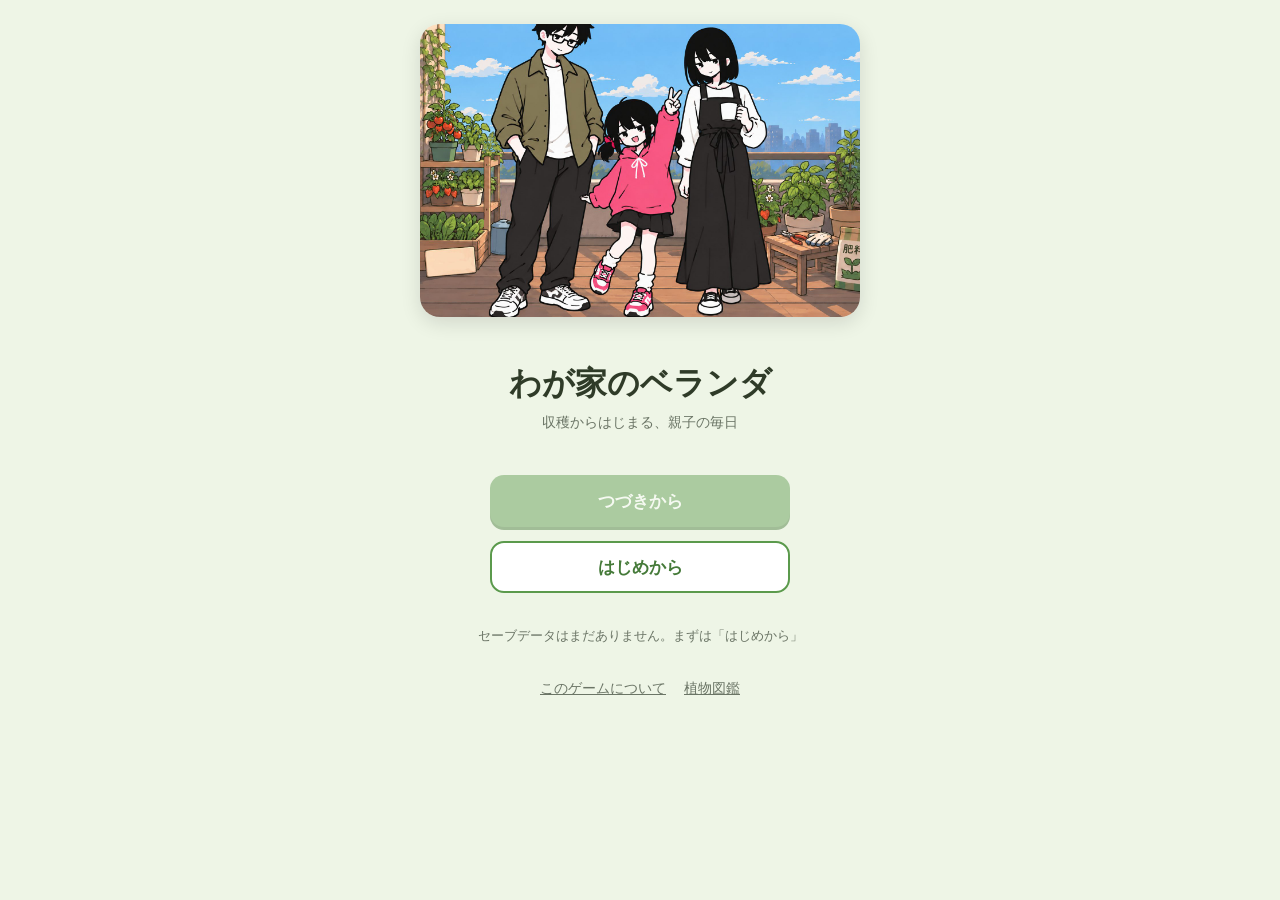
<file: index.html>
<!DOCTYPE html>
<html lang="ja">
<head>
<meta charset="UTF-8">
<meta name="viewport" content="width=device-width, initial-scale=1, maximum-scale=1, viewport-fit=cover">
<title>わが家のベランダ</title>
<link rel="stylesheet" href="css/common.css?v=2">
<style>
  .title-screen {
    display: flex;
    flex-direction: column;
    align-items: center;
    justify-content: flex-start;
    min-height: 100dvh;
    padding: 24px 20px 32px;
    text-align: center;
    gap: 22px;
  }
  .hero-wrap {
    width: 100%;
    aspect-ratio: 3 / 2;
    border-radius: 20px;
    overflow: hidden;
    box-shadow: 0 6px 20px rgba(0, 0, 0, 0.12);
    background: var(--color-bg);
  }
  .hero-image {
    width: 100%;
    height: 100%;
    object-fit: cover;
    display: block;
  }
  .hero-fallback {
    width: 100%;
    height: 100%;
    display: none;
    background: linear-gradient(135deg, var(--color-border), var(--color-bg));
  }
  .title-logo {
    font-size: 2rem;
    font-weight: 700;
    line-height: 1.4;
    color: var(--color-text-strong);
  }
  .title-logo small {
    display: block;
    font-size: 0.9rem;
    font-weight: 400;
    color: var(--color-text-sub);
    margin-top: 6px;
  }
  .title-buttons {
    display: flex;
    flex-direction: column;
    gap: 14px;
    width: 100%;
    max-width: 300px;
  }
  .save-hint {
    font-size: 0.8rem;
    color: var(--color-text-sub);
    min-height: 1.2em;
  }
  .title-links {
    display: flex;
    gap: 18px;
    font-size: 0.85rem;
  }
  .title-links a {
    color: var(--color-text-sub);
    text-decoration: underline;
  }
</style>
</head>
<body>
  <div class="app-frame">
    <div class="title-screen">
      <div class="hero-wrap">
        <img
          id="heroImage"
          class="hero-image"
          alt="ベランダで並ぶ父・母・娘と鉢植えの野菜たち"
          onerror="this.style.display='none'; document.getElementById('heroFallback').style.display='flex';"
        >
        <div class="hero-fallback" id="heroFallback" aria-hidden="true"></div>
      </div>
      <h1 class="title-logo">わが家のベランダ
        <small>収穫からはじまる、親子の毎日</small>
      </h1>

      <div class="title-buttons">
        <button id="continueBtn" class="btn btn-primary btn-large">つづきから</button>
        <button id="newBtn" class="btn btn-secondary btn-large">はじめから</button>
      </div>
      <p class="save-hint" id="saveHint"></p>

      <nav class="title-links">
        <a href="about.html">このゲームについて</a>
        <a href="plants.html">植物図鑑</a>
      </nav>
    </div>
  </div>

  <script src="js/config.js?v=2"></script>
  <script src="js/save.js?v=2"></script>
  <script src="js/main.js?v=2"></script>
</body>
</html>
</file>
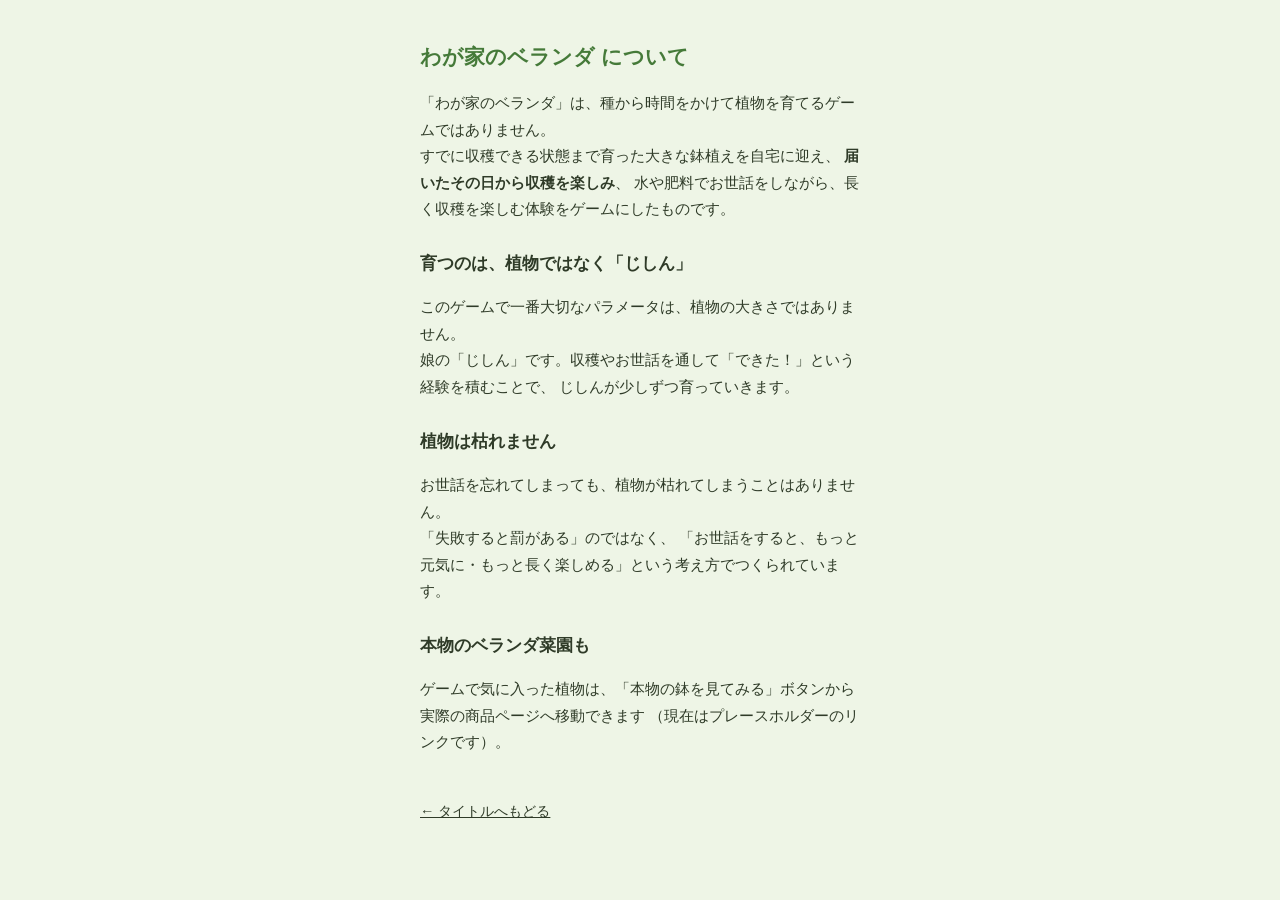
<file: about.html>
<!DOCTYPE html>
<html lang="ja">
<head>
<meta charset="UTF-8">
<meta name="viewport" content="width=device-width, initial-scale=1, maximum-scale=1, viewport-fit=cover">
<title>わが家のベランダ | このゲームについて</title>
<link rel="stylesheet" href="css/common.css?v=2">
<style>
  .page {
    padding: 24px 20px 40px;
    line-height: 1.8;
  }
  .page h1 {
    font-size: 1.3rem;
    color: var(--color-primary-dark);
  }
  .page h2 {
    font-size: 1.05rem;
    margin-top: 1.6em;
    color: var(--color-text-strong);
  }
  .page p {
    font-size: 0.92rem;
    color: var(--color-text-strong);
  }
  .back-link {
    display: inline-block;
    margin-top: 28px;
    font-size: 0.9rem;
  }
</style>
</head>
<body>
  <div class="app-frame">
    <div class="page">
      <h1>わが家のベランダ について</h1>

      <p>
        「わが家のベランダ」は、種から時間をかけて植物を育てるゲームではありません。<br>
        すでに収穫できる状態まで育った大きな鉢植えを自宅に迎え、
        <strong>届いたその日から収穫を楽しみ</strong>、
        水や肥料でお世話をしながら、長く収穫を楽しむ体験をゲームにしたものです。
      </p>

      <h2>育つのは、植物ではなく「じしん」</h2>
      <p>
        このゲームで一番大切なパラメータは、植物の大きさではありません。<br>
        娘の「じしん」です。収穫やお世話を通して「できた！」という経験を積むことで、
        じしんが少しずつ育っていきます。
      </p>

      <h2>植物は枯れません</h2>
      <p>
        お世話を忘れてしまっても、植物が枯れてしまうことはありません。<br>
        「失敗すると罰がある」のではなく、
        「お世話をすると、もっと元気に・もっと長く楽しめる」という考え方でつくられています。
      </p>

      <h2>本物のベランダ菜園も</h2>
      <p>
        ゲームで気に入った植物は、「本物の鉢を見てみる」ボタンから実際の商品ページへ移動できます
        （現在はプレースホルダーのリンクです）。
      </p>

      <a class="back-link" href="index.html">← タイトルへもどる</a>
    </div>
  </div>
</body>
</html>
</file>
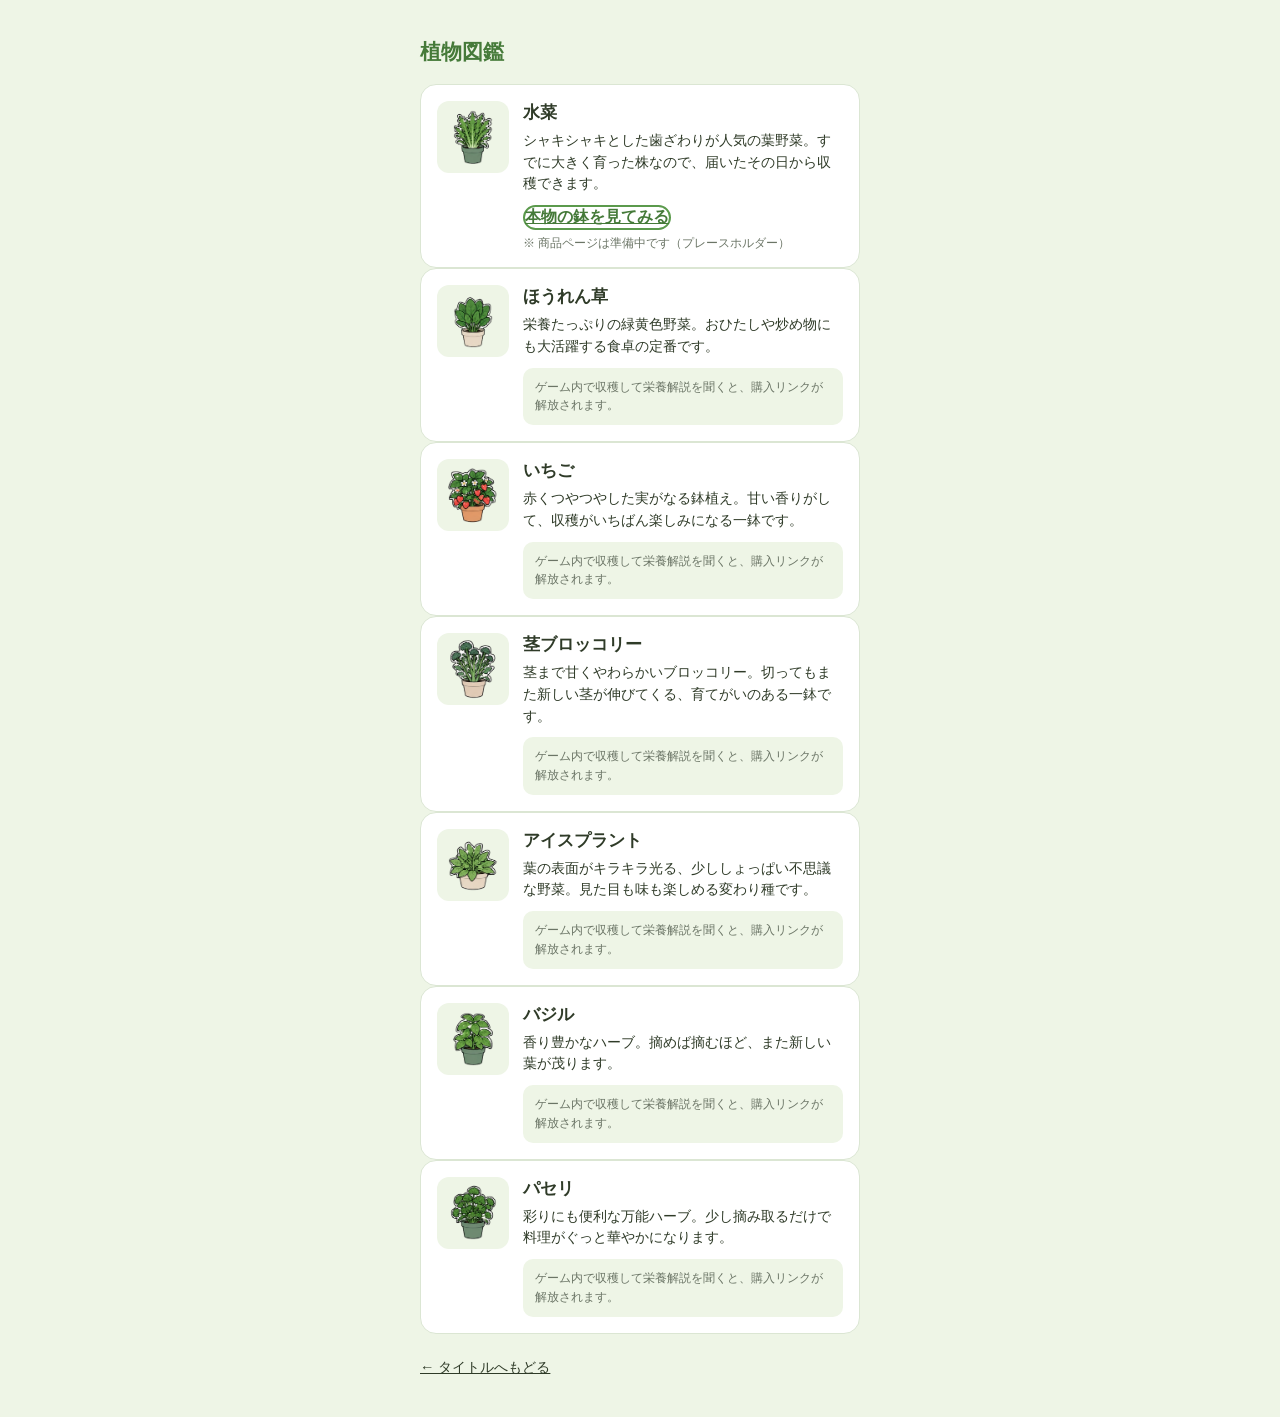
<file: plants.html>
<!DOCTYPE html>
<html lang="ja">
<head>
<meta charset="UTF-8">
<meta name="viewport" content="width=device-width, initial-scale=1, maximum-scale=1, viewport-fit=cover">
<title>わが家のベランダ | 植物図鑑</title>
<link rel="stylesheet" href="css/common.css?v=2">
<style>
  .page {
    padding: 24px 20px 40px;
  }
  .page h1 {
    font-size: 1.3rem;
    color: var(--color-primary-dark);
    margin-bottom: 18px;
  }
  .plant-card {
    background: var(--color-surface);
    border: 1px solid var(--color-border);
    border-radius: 16px;
    padding: 16px;
    display: flex;
    gap: 14px;
    align-items: flex-start;
  }
  .plant-card .thumb {
    width: 72px;
    height: 72px;
    flex: 0 0 auto;
    border-radius: 12px;
    background: var(--color-bg);
  }
  .plant-card h2 {
    margin: 0 0 6px;
    font-size: 1.05rem;
  }
  .plant-card p {
    margin: 0 0 10px;
    font-size: 0.85rem;
    line-height: 1.6;
    color: var(--color-text-strong);
  }
  .product-note {
    font-size: 0.72rem;
    color: var(--color-text-sub);
    margin-top: 6px;
  }
  .product-locked {
    font-size: 0.78rem;
    color: var(--color-text-sub);
    background: var(--color-bg);
    border-radius: 10px;
    padding: 10px 12px;
    line-height: 1.5;
  }
  .back-link {
    display: inline-block;
    margin-top: 24px;
    font-size: 0.9rem;
  }
</style>
</head>
<body>
  <div class="app-frame">
    <div class="page">
      <h1>植物図鑑</h1>
      <div id="plantList"></div>
      <a class="back-link" href="index.html">← タイトルへもどる</a>
    </div>
  </div>

  <script src="js/config.js?v=2"></script>
  <script src="js/save.js?v=2"></script>
  <script>
    (function () {
      "use strict";

      function explainedPlantIds() {
        var save = window.Save.load();
        return (save && save.explainedPlantIds) || [];
      }

      fetch(window.CONFIG.DATA_PATHS.plants, { cache: "no-cache" })
        .then(function (r) { return r.json(); })
        .then(function (plants) {
          var explained = explainedPlantIds();
          var list = document.getElementById("plantList");
          Object.keys(plants).forEach(function (id) {
            var p = plants[id];
            var isExplained = explained.indexOf(id) !== -1;
            var purchaseHtml = isExplained
              ? '<a class="btn btn-secondary" href="' + p.productUrl + '" target="_blank" rel="noopener noreferrer">本物の鉢を見てみる</a>' +
                '<div class="product-note">' + (p.productNote || "") + "</div>"
              : '<div class="product-locked">ゲーム内で収穫して栄養解説を聞くと、購入リンクが解放されます。</div>';

            var card = document.createElement("div");
            card.className = "plant-card";
            card.innerHTML =
              '<div class="thumb sprite">' +
              '<img src="' + window.CONFIG.assetUrl(p.image) + '" alt="' + p.name + '" onerror="this.parentElement.classList.add(\'img-error\');this.remove();">' +
              "</div>" +
              '<div class="plant-info">' +
              "<h2>" + p.name + "</h2>" +
              "<p>" + p.description + "</p>" +
              purchaseHtml +
              "</div>";
            list.appendChild(card);
          });
        })
        .catch(function (err) {
          console.error("[plants.html] データ読み込みに失敗しました", err);
          document.getElementById("plantList").textContent = "植物データの読み込みに失敗しました。";
        });
    })();
  </script>
</body>
</html>
</file>
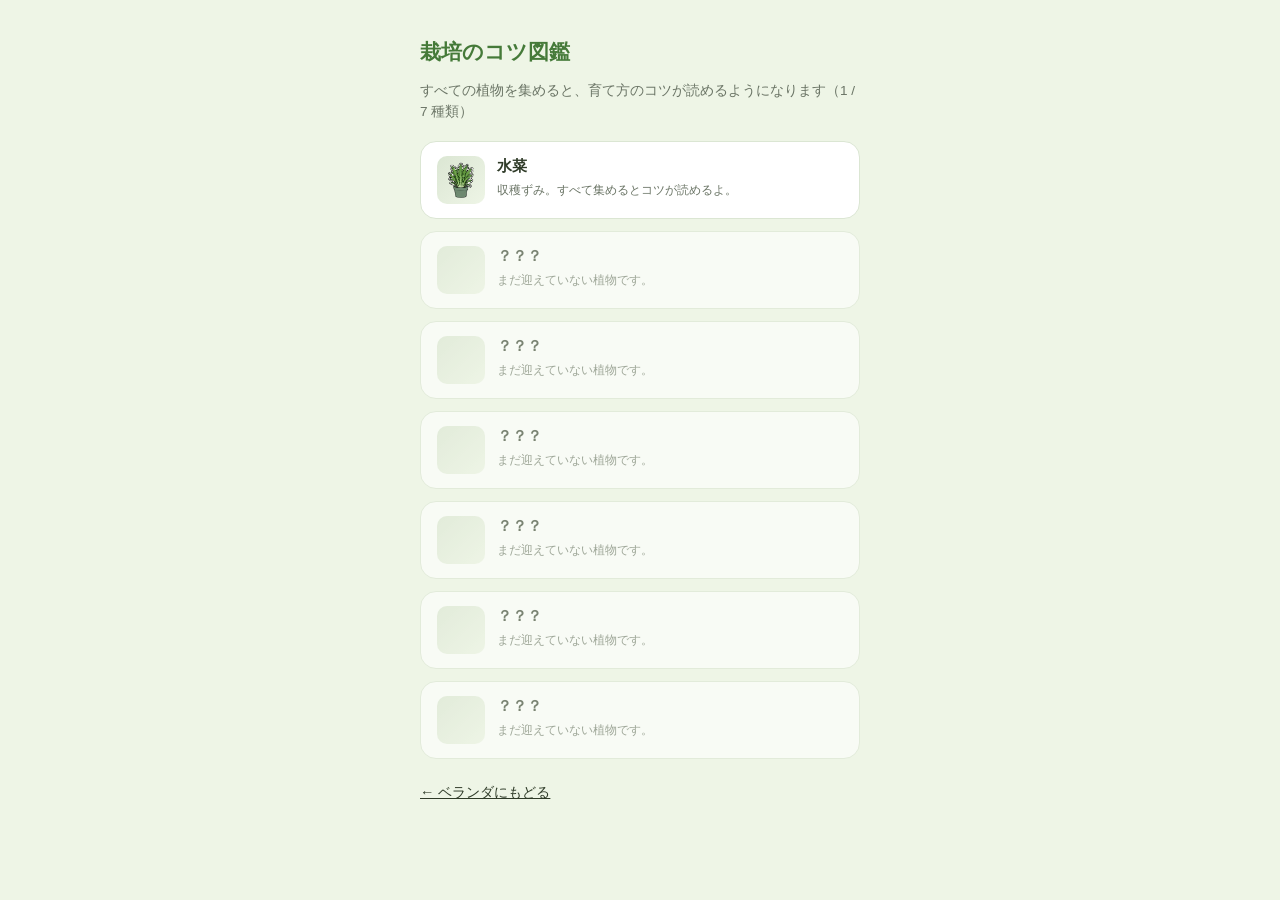
<file: tips.html>
<!DOCTYPE html>
<html lang="ja">
<head>
<meta charset="UTF-8">
<meta name="viewport" content="width=device-width, initial-scale=1, maximum-scale=1, viewport-fit=cover">
<title>わが家のベランダ | 栽培のコツ</title>
<link rel="stylesheet" href="css/common.css?v=2">
<style>
  .page {
    padding: 24px 20px 40px;
  }
  .page h1 {
    font-size: 1.3rem;
    color: var(--color-primary-dark);
    margin-bottom: 6px;
  }
  .progress-note {
    font-size: 0.85rem;
    color: var(--color-text-sub);
    margin-bottom: 18px;
    line-height: 1.6;
  }
  .complete-banner {
    background: var(--color-secondary);
    color: #4a3400;
    border-radius: 12px;
    padding: 10px 14px;
    font-size: 0.85rem;
    font-weight: 700;
    margin-bottom: 18px;
  }
  .tip-grid {
    display: flex;
    flex-direction: column;
    gap: 12px;
  }
  .tip-card {
    background: var(--color-surface);
    border: 1px solid var(--color-border);
    border-radius: 16px;
    padding: 14px 16px;
    display: flex;
    gap: 12px;
    align-items: flex-start;
  }
  .tip-card.locked {
    opacity: 0.6;
  }
  .tip-thumb {
    width: 48px;
    height: 48px;
    flex: 0 0 auto;
    border-radius: 10px;
    background: linear-gradient(135deg, var(--color-border), var(--color-bg));
  }
  .tip-info h2 {
    margin: 0 0 4px;
    font-size: 0.95rem;
  }
  .tip-info p {
    margin: 0;
    font-size: 0.82rem;
    line-height: 1.6;
    color: var(--color-text-strong);
  }
  .tip-info .locked-note {
    font-size: 0.78rem;
    color: var(--color-text-sub);
  }
  .back-link {
    display: inline-block;
    margin-top: 24px;
    font-size: 0.9rem;
  }
</style>
</head>
<body>
  <div class="app-frame">
    <div class="page">
      <h1>栽培のコツ図鑑</h1>
      <p class="progress-note" id="progressNote">読み込み中…</p>
      <div class="tip-grid" id="tipGrid"></div>
      <a class="back-link" href="game.html">← ベランダにもどる</a>
    </div>
  </div>

  <script src="js/config.js?v=2"></script>
  <script src="js/save.js?v=2"></script>
  <script>
    (function () {
      "use strict";

      function ownedPlantIds() {
        var save = window.Save.load();
        if (!save || !save.plants) return [];
        return Object.keys(save.plants).map(function (slotId) {
          return save.plants[slotId].plantId;
        });
      }

      fetch(window.CONFIG.DATA_PATHS.plants, { cache: "no-cache" })
        .then(function (r) { return r.json(); })
        .then(function (plants) {
          var owned = ownedPlantIds();
          var allIds = Object.keys(plants);
          var isComplete = allIds.length > 0 && allIds.every(function (id) {
            return owned.indexOf(id) !== -1;
          });

          var progressNote = document.getElementById("progressNote");
          var grid = document.getElementById("tipGrid");

          if (isComplete) {
            progressNote.innerHTML =
              '<div class="complete-banner">全' + allIds.length + '種類コンプリート！育て方のコツが読めるようになったよ。</div>';
          } else {
            progressNote.textContent =
              "すべての植物を集めると、育て方のコツが読めるようになります（" + owned.length + " / " + allIds.length + " 種類）";
          }

          grid.innerHTML = allIds
            .map(function (id) {
              var p = plants[id];
              var hasIt = owned.indexOf(id) !== -1;

              if (!isComplete) {
                // コンプリート前は、収穫済みかどうかのチェックリストのみ表示（コツ本文は隠す）
                return (
                  '<div class="tip-card ' + (hasIt ? "" : "locked") + '">' +
                  '<div class="tip-thumb sprite">' +
                  (hasIt
                    ? '<img src="' + window.CONFIG.assetUrl(p.image) + '" alt="' + p.name + '" onerror="this.parentElement.classList.add(\'img-error\');this.remove();">'
                    : "") +
                  "</div>" +
                  '<div class="tip-info">' +
                  "<h2>" + (hasIt ? p.name : "？？？") + "</h2>" +
                  '<p class="locked-note">' + (hasIt ? "収穫ずみ。すべて集めるとコツが読めるよ。" : "まだ迎えていない植物です。") + "</p>" +
                  "</div>" +
                  "</div>"
                );
              }

              return (
                '<div class="tip-card">' +
                '<div class="tip-thumb sprite">' +
                '<img src="' + window.CONFIG.assetUrl(p.image) + '" alt="' + p.name + '" onerror="this.parentElement.classList.add(\'img-error\');this.remove();">' +
                "</div>" +
                '<div class="tip-info">' +
                "<h2>" + p.name + "</h2>" +
                "<p>" + (p.growingTip || "") + "</p>" +
                "</div>" +
                "</div>"
              );
            })
            .join("");
        })
        .catch(function (err) {
          console.error("[tips.html] データ読み込みに失敗しました", err);
          document.getElementById("progressNote").textContent = "データの読み込みに失敗しました。";
        });
    })();
  </script>
</body>
</html>
</file>
<file: css/common.css>
/**
 * common.css
 * サイト全体で共有するリセット・変数・基本コンポーネント。
 * スマホ縦画面（360〜430px）優先、PCでは中央寄せ最大480px。
 */

:root {
  --color-bg: #eef5e6;
  --color-surface: #ffffff;
  --color-text-strong: #2f3b28;
  --color-text-sub: #6b7566;
  --color-primary: #5b9a4c;
  --color-primary-dark: #457a39;
  --color-secondary: #f4b942;
  --color-accent: #6fb1d6;
  --color-border: #dbe6d3;
  --safe-max-width: 480px;
}

* {
  box-sizing: border-box;
}

html, body {
  margin: 0;
  padding: 0;
  min-width: 320px;
  background: var(--color-bg);
  color: var(--color-text-strong);
  font-family: "Hiragino Sans", "Hiragino Kaku Gothic ProN", "Yu Gothic UI", "Meiryo", sans-serif;
  -webkit-tap-highlight-color: transparent;
}

button {
  font-family: inherit;
}

a {
  color: inherit;
}

/* PCでは中央にスマホ幅で表示する */
.app-frame {
  max-width: var(--safe-max-width);
  margin: 0 auto;
  min-height: 100dvh;
  background: var(--color-bg);
  position: relative;
  overflow: hidden;
}

/* ---- 共通ボタン ---- */
.btn {
  display: inline-flex;
  align-items: center;
  justify-content: center;
  border: none;
  border-radius: 14px;
  cursor: pointer;
  font-weight: 700;
  transition: transform 0.06s ease, opacity 0.15s ease;
  -webkit-user-select: none;
  user-select: none;
}
.btn:active {
  transform: scale(0.97);
}
.btn:disabled,
.btn.disabled {
  opacity: 0.45;
  cursor: not-allowed;
  transform: none;
}

.btn-large {
  min-height: 52px;
  font-size: 1.05rem;
  padding: 12px 20px;
}

.btn-primary {
  background: var(--color-primary);
  color: #fff;
  box-shadow: 0 3px 0 var(--color-primary-dark);
}

.btn-secondary {
  background: var(--color-surface);
  color: var(--color-primary-dark);
  border: 2px solid var(--color-primary);
}

.hidden {
  display: none !important;
}

/* ---- 画像プレースホルダー共通 ---- */
.sprite {
  position: relative;
  width: 100%;
  height: 100%;
}
.sprite img {
  width: 100%;
  height: 100%;
  object-fit: contain;
  display: block;
}
/* 画像が無い/読み込めない場合は、絵文字を使わずCSSだけの控えめな
   プレースホルダーで代替する（壊れたアイコンを出さない） */
.sprite.img-error {
  background: linear-gradient(135deg, var(--color-border), var(--color-bg));
  border-radius: 12px;
}

/* シンプルな下部固定シートのメニュー */
.menu-panel {
  position: absolute;
  top: 52px;
  right: 12px;
  z-index: 40;
  background: var(--color-surface);
  border: 1px solid var(--color-border);
  border-radius: 12px;
  box-shadow: 0 6px 18px rgba(0, 0, 0, 0.12);
  display: flex;
  flex-direction: column;
  overflow: hidden;
  min-width: 160px;
}
.menu-item {
  display: block;
  text-align: left;
  padding: 12px 16px;
  background: none;
  border: none;
  border-bottom: 1px solid var(--color-border);
  font-size: 0.9rem;
  text-decoration: none;
  color: var(--color-text-strong);
}
.menu-item:last-child {
  border-bottom: none;
}
</file>
